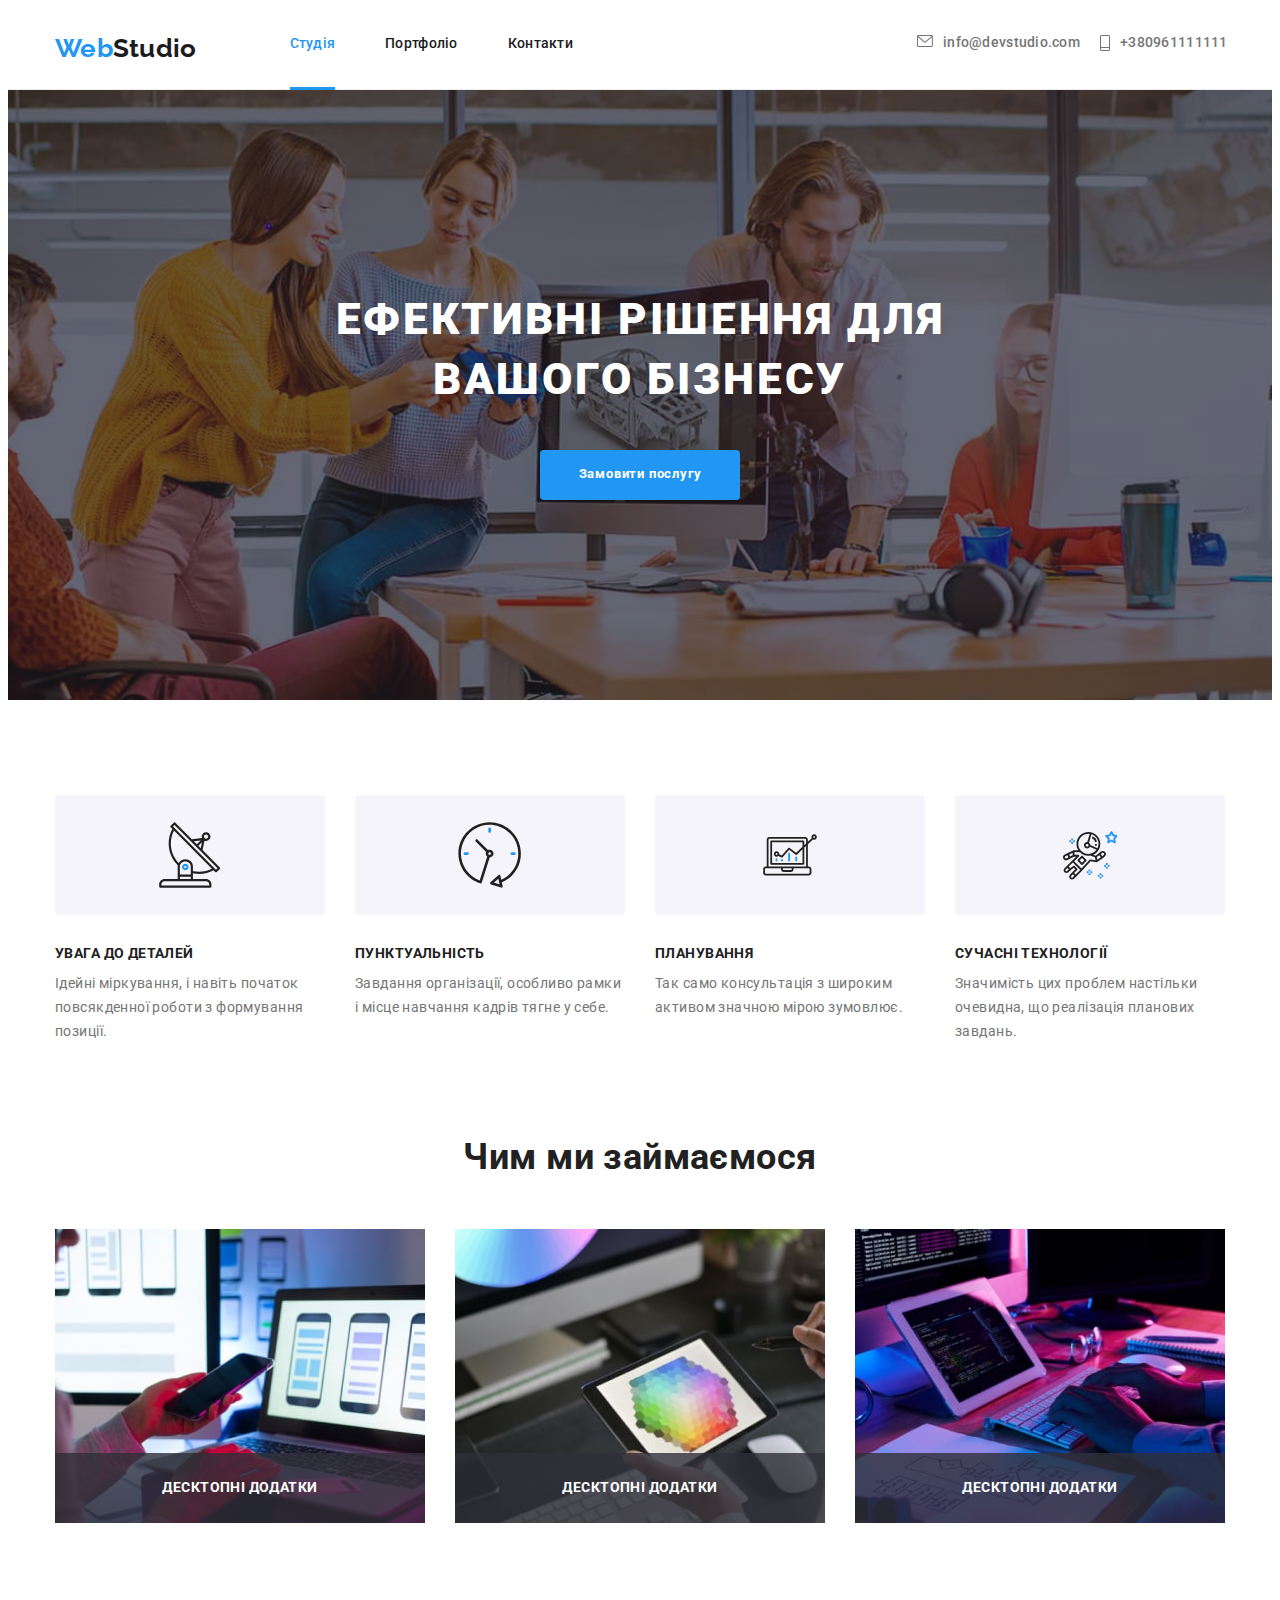
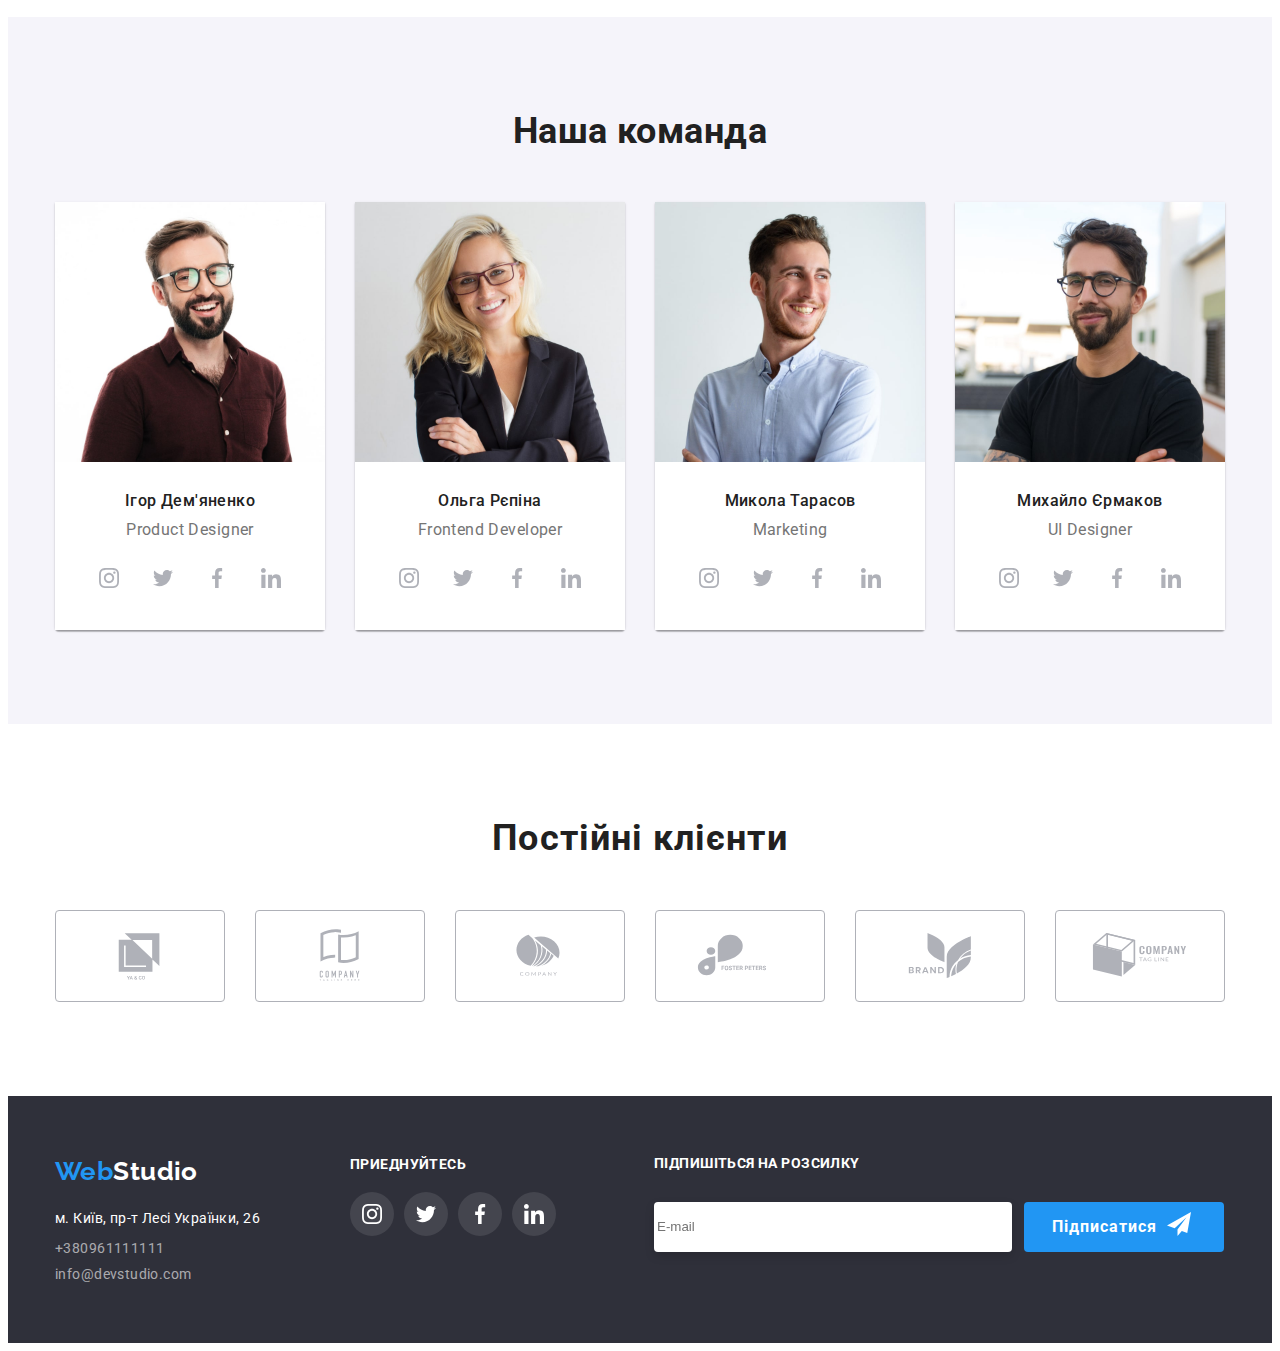
<file: index.html>
<!DOCTYPE html>
<html lang="uk">
<head>
<meta charset="UTF-8">
<meta http-equiv="X-UA-Compatible" content="IE=edge">
<meta name="viewport" content="width=device-width, initial-scale=1.0">
<title>WebStudio</title>
<link rel="preconnect" href="https://fonts.googleapis.com">
<link rel="preconnect" href="https://fonts.gstatic.com" crossorigin>
<link href="https://fonts.googleapis.com/css2?family=Raleway:wght@700&family=Roboto:wght@400;500;700;900&display=swap"
    rel="stylesheet">
    <link rel="stylesheet" href="https://cdnjs.cloudflare.com/ajax/libs/modern-normalize/1.1.0/modern-normalize.min.css"
        integrity="sha512-wpPYUAdjBVSE4KJnH1VR1HeZfpl1ub8YT/NKx4PuQ5NmX2tKuGu6U/JRp5y+Y8XG2tV+wKQpNHVUX03MfMFn9Q=="
        crossorigin="anonymous" referrerpolicy="no-referrer">
    <link rel="stylesheet" href="./css/style.css">
</head>
<body>
    <header class="header">
        <div class="container heder-container">
            <nav class="heder link">
                <a class="logo link " href=>Web<span class="accent">Studio</span></a>
                <ul class="heder aktiv link">
                    <li class="navigacia st"><a class=" accent link current" href="">Студія</a></li>
                    <li class="navigacia port "><a class="accent  link " href="./portfolio.html">Портфоліо</a></li>
                    <li class="navigacia  kont"><a class="accent link  " href="">Контакти</a></li>
                </ul>
                </nav>
                <ul class="heder aktiv link">
                <li class="navigacia meil"><a class="meil link" href="mainfo@devstudio.comilto:"><svg class="icon-meil" width="16" height="12">
                    <use class="imeges" href="./images/icons.svg#icon-envelope-hover-2-1"></use>
                </svg>info@devstudio.com</a></li>
                
                <li class="navigacia tel"><a class="tel link" href="tel:+380961111111">
                    <svg class="icon-tel" width="10" height="16">
                            <use class="imeges" href="./images/icons.svg#icon-Vector-5-1"></use>
                        </svg>+380961111111</a></li>
            </ul>
            </div>
            </header>
<main>
    <section class="section hero">
        <div class="container">
        <h1 class="hero-zag">Ефективні рішення для вашого бізнесу</h1>
        <button type="button"class="hero-but"data-modal-open >Замовити послугу</button>
    </section>
    </div>
    <section class="section-novpading">
        <h2 class="visually-hidden">-----наші переваги------</h2>
        <div class="container">
            <ul class="detel">
                <li class="detel-box">
                    <div class="blok">
                    <svg class="vektor-imeg" width="65.32" height="70">
                        <use class="" href="./images/icons.svg#icon-antenna-1-2-1"></use>
                    </svg></div>
                    <h3 class="section-detel">УВАГА ДО ДЕТАЛЕЙ</h3>
                    <p class="section-tekst">Ідейні міркування, і навіть початок повсякденної роботи з формування
                        позиції.
                    </p>
                </li> 
                <li class="detel-box">
                    <div class="blok">
                    <svg class="vektor-imeg" width="65.32" height="70">
                        <use class="" href="./images/icons.svg#icon-clock-1-3"></use>
                    </svg></div>
                    <h3 class="section-detel">ПУНКТУАЛЬНІСТЬ</h3>
                    <p class="section-tekst">Завдання організації, особливо рамки і місце навчання кадрів тягне у себе.

                    </p>
                </li> 
                 <li class="detel-box">
                    <div class="blok"><svg class="vektor-imeg" width="70" height="53.69">
                    <use class="" href="./images/icons.svg#icon-diagram-1-1-1"></use>
                </svg></div>
                    <h3 class="section-detel">ПЛАНУВАННЯ</h3>
                    <p class="section-tekst">Так само консультація з широким активом значною мірою зумовлює.</p>
                </li>
                <li class="detel-box">
                    <div class="blok">
                        <svg class="vektor-imeg" width="54.83" height="60.66">
                    <use class="" href="./images/icons.svg#icon-kosmonavt"></use>
                </svg></div>
                    <h3 class="section-detel">СУЧАСНІ ТЕХНОЛОГІЇ</h3>
                    <p class="section-tekst">Значимість цих проблем настільки очевидна, що реалізація планових завдань.
                    </p>
                </li>
            </ul>
        </div>
    </section>
    <section class="section">
        <div class="container diy-container">
            <h2 class="zag-diy">Чим ми займаємося</h2>
            <ul class="img-foto diy">
                <li>
                    <img class="section-img diy" src="./images/img(1)-min.jpg" alt="haircut" width="370" height="294">
                    <div class="overley-work">
                        <p class="overley-works">Десктопні додатки</p>
                    </div>
            
            
            
                </li>
                <li>
                    <img class="section-img diy" src="./images/img(2)-min.jpg" alt="haircut" width="370" height="294">
                    <div class="overley-work">
                        <p class="overley-works">Десктопні додатки</p>
                    </div>
            
                </li>
                <li>
                    <img class="section-img diy" src="./images/img(4)-min.jpg" alt="haircut" width="370" height="294">
                    <div class="overley-work">
                        <p class="overley-works">Десктопні додатки</p>
                    </div>
            
                </li>
            </ul>
        </div>
    </section>

    <section class="section com">
        <div class="container">
                <h2 class="zag-3">Наша команда</h2>
    <div class="section-comanda">
                <ul class="comanda box-com">
                    <li class="comanda">
                            <img class="img-comanda" src="./images/img(5)-min.jpg" alt="haircut" width="270"
                                height="260"><div class="komanda">
                            <h3 class="section-comandaimg">Ігор Дем'яненко</h3>
                                 <p class="section-comandaprof">Product Designer</p> 
                                 <ul class="imegest-comanda">
                                    <li class="kart-kom"><a class="aktiv-imegs" href=""><svg class="socset-com" width="20" height="20" ><use href="./images/icons.svg#icon-instagram"></use></svg>
                                    </svg></a></li>
                                    <li class="kart-kom" ><a class="aktiv-imegs" href=""><svg class="socset-com" width="20" height="20" ><use href="./images/icons.svg#icon-tviter"></use></svg>
                                    </svg></a></li>
                                    <li class="kart-kom" ><a class="aktiv-imegs" href=""><svg class="socset-com" width="20" height="20" ><use href="./images/icons.svg#icon-facebook-1-2"></use></svg>
                                    </svg></a></li>
                                    <li class="kart-kom"><a class="aktiv-imegs" href=""><svg class="socset-com" width="20" height="20" ><use href="./images/icons.svg#icon-linkedin"></use></svg>
                                    </svg></a></li>
                                </ul></div>

                </ul>
                <ul class="comanda box-com">
                    <li class="comanda">
                        <img class="img-comanda" src="./images/img(6)-min.jpg" alt="haircut"
                                width="270" height="260">
                                <div class="komanda">
                            <h3 class="section-comandaimg">Ольга Рєпіна</h3>
                            <p class="section-comandaprof">Frontend Developer</p> 
                            <ul class="imegest-comanda">
                                <li class="kart-kom"><a class="aktiv-imegs" href=""><svg class="socset-com" width="20" height="20" ><use href="./images/icons.svg#icon-instagram"></use></svg>
                                </svg></a></li>
                                <li class="kart-kom" ><a class="aktiv-imegs" href=""><svg class="socset-com" width="20" height="20" ><use href="./images/icons.svg#icon-tviter"></use></svg>
                                </svg></a></li>
                                <li class="kart-kom" ><a class="aktiv-imegs" href=""><svg class="socset-com" width="20" height="20" ><use href="./images/icons.svg#icon-facebook-1-2"></use></svg>
                                </svg></a></li>
                                <li class="kart-kom"><a class="aktiv-imegs" href=""><svg class="socset-com" width="20" height="20" ><use href="./images/icons.svg#icon-linkedin"></use></svg>
                                </svg></a></li>
                            </ul></div>
                </ul>
                <ul class="comanda box-com">
                    <li class="comanda">
                        <img class="img-comanda" src="./images/img(7)-min.jpg" alt="haircut"
                                width="270" height="260"><div class="komanda">
                            <h3 class="section-comandaimg">Микола Тарасов</h3>
                            <p class="section-comandaprof">Marketing</p>
                             <ul class="imegest-comanda">
                                <li class="kart-kom"><a class="aktiv-imegs" href=""><svg class="socset-com" width="20" height="20" ><use href="./images/icons.svg#icon-instagram"></use></svg>
                                </svg></a></li>
                                <li class="kart-kom" ><a class="aktiv-imegs" href=""><svg class="socset-com" width="20" height="20" ><use href="./images/icons.svg#icon-tviter"></use></svg>
                                </svg></a></li>
                                <li class="kart-kom" ><a class="aktiv-imegs" href=""><svg class="socset-com" width="20" height="20" ><use href="./images/icons.svg#icon-facebook-1-2"></use></svg>
                                </svg></a></li>
                                <li class="kart-kom"><a class="aktiv-imegs" href=""><svg class="socset-com" width="20" height="20" ><use href="./images/icons.svg#icon-linkedin"></use></svg>
                                </svg></a></li>
                            </ul></div>
                    </li>
                </ul>
                <ul class="comanda box-com">
                    <li class="comanda">
                            <img class="img-comanda" src="./images/img(8)-min.jpg" alt="haircut"
                                width="270" height="260"><div class="komanda">
                            <h3 class="section-comandaimg">Михайло Єрмаков</h3>
                            <p class="section-comandaprof">UI Designer</p>
                             <ul class="imegest-comanda">
                                <li class="kart-kom"><a class="aktiv-imegs" href=""><svg class="socset-com" width="20" height="20" ><use href="./images/icons.svg#icon-instagram"></use></svg>
                                </svg></a></li>
                                <li class="kart-kom" ><a class="aktiv-imegs" href=""><svg class="socset-com" width="20" height="20" ><use href="./images/icons.svg#icon-tviter"></use></svg>
                                </svg></a></li>
                                <li class="kart-kom" ><a class="aktiv-imegs" href=""><svg class="socset-com" width="20" height="20" ><use href="./images/icons.svg#icon-facebook-1-2"></use></svg>
                                </svg></a></li>
                                <li class="kart-kom"><a class="aktiv-imegs" href=""><svg class="socset-com" width="20" height="20" ><use href="./images/icons.svg#icon-linkedin"></use></svg>
                                </svg></a></li>
                            </ul></div>
                    </li>
                </ul>
            </div>
    </section>
<section class="section">
    <div class="conteiner">
        <div>
        <h2 class="post-klient">Постійні клієнти</h2></div>
        <ul class="klient-box">
            <li class="klient-imeg"><a class="klient-aktiv" href=""><svg class="" width="106" height="60">
                        <use href="./images/icons.svg#icon--1"></use>
                    </svg></a></li>
            <li class="klient-imeg"><a class="klient-aktiv" href=""><svg class="" width="106" height="60">
                        <use href="./images/icons.svg#icon--21"></use>

                    </svg></a></li>
            
            <li class="klient-imeg"><a class="klient-aktiv" href=""><svg class="" width="106" height="60">
                        <use href="./images/icons.svg#icon--3"></use>
        
                    </svg></a></li>
            
            <li class="klient-imeg"><a class="klient-aktiv" href=""><svg class="" width="106" height="60">
                        <use href="./images/icons.svg#icon--4"></use>
                    
                    </svg></a></li>
            
            <li class="klient-imeg"><a class="klient-aktiv" href=""><svg class="" width="106" height="60">
                        <use href="./images/icons.svg#icon--5"></use>
                
                    </svg></a></li>
            <li class="klient-imeg"><a class="klient-aktiv" href=""><svg class="" width="106" height="60">
                        <use href="./images/icons.svg#icon--6"></use>
            
                    </svg></a></li>
            </ul>
            </div>
            </section>       
</main>
<footer class="footer">
    <div class="container footer-cont"> 
<div>
        <a class="web link" href="">Web<span class="accent-footer">Studio</span></a>
        <address class="adress">
            <ul>
                <li class="mol"><a class="maps link"
                        href="https://www.google.com/maps/d/viewer?mid=10uSM3H-mIU3GznYo2szRIEphczw&hl=en_US&ll=50.42732700000001%2C30.538092&z=17">м.
                        Київ, пр-т Лесі Українки, 26</a></li>
                <li class="mol"><a class="tol link" href="tel:+380961111111">+380961111111</a></li>
                <li class="mol"><a class="mal link" href="mainfo@devstudio.comilto:">info@devstudio.com</a></li>
                </ul></div>
                <div class="come">
                    <p class="zag-soc">ПРИЕДНУЙТЕСЬ</p>
                    <ul class="cons">
                    <li class="kart">
                        <a class="footer-links" href="">
                                <svg class="socset icons" with="20" height="20">
                                    <use href="./images/icons.svg#icon-instagram"></use>
                                </svg></a>
                        </li>
                    <li class="kart">
                        <a class="footer-links" href="">
                            <svg class="socset icons " with="20" height="20">
                                <use href="./images/icons.svg#icon-tviter"></use>
                            </svg></a></li>
                    <li class="kart"><a class="footer-links" href="">
                            <svg class="socset icons " with="20" height="20">
                                <use href="./images/icons.svg#icon-facebook-1-2"></use>
                            </svg></a></li>
                    <li class="kart">
                        <a class="footer-links" href="">
                            <svg class="socset icons " with="20" height="20">
                                <use href="./images/icons.svg#icon-linkedin"></use>
                            </svg></a></li>
                </ul></div>
                
                <form class="form-footer" action="">
                <p class="rozsuska">Підпишіться на розсилкy</p>
                <div class="form-aktiv-email">
                <input class="form-aktiv" type="email" id="form-aktiv" name="email"placeholder="E-mail"/>
                <button class="hero-but mini" type="button">Підписатися<a href="#"><svg class="tviter" with="24" height="24"><use href="./images/icons.svg#icon-icon-send-1"></use>
                </svg></a></button></div></form>
            
                </address>
                </div>
                    </footer>

                    <div class="backdrop is-hidden" data-modal>
                        <div class="modal">
                            <div class="modal-container">
                            <button type="button" class="close" data-modal-close><svg class="mod-img" with="11" height="11"><use href="./images/icons.svg#icon-Vector-6-1"></use></svg></button>
                            <h2 class="form-text">Залиште свої дані, ми вам передзвонимо
                            </h2>
                            <form name="contakt-form" autocomplete="on" novalidate>
                                <label class="form-nem-label" for="user-name">Імя</label>
                                <div class="form-nem">
                                    <input class="form-nem-input" id="user-name" type="text" name="user-neme" />
                                    <svg class="form-nem-cart" with="12" height="12">
                                        <use href="./images/icons.svg#icon-Vector-7"></use>
                                    </svg>
                                </div>
                            
                            
                            
                                <label class="form-nem-label" for="use-tel">Телефон</label>
                                <div class="form-nem">
                                    <input class="form-nem-input" id="use-tel" type="tel" name="use-tel" />
                                    <svg class="form-nem-cart" with="12" height="12">
                                        <use href="./images/icons.svg#icon-Vector-8-1"></use>
                                    </svg>
                                </div>
                            
                                <label class="form-nem-label" for="user-email">Пошта</label>
                                <div class="form-nem">
                                    <input class="form-nem-input" id="user-email" type="email" name="user-email" />
                                    <svg class="form-nem-cart" with="12" height="12">
                                        <use href="./images/icons.svg#icon-Vector-9-1"></use>
                                    </svg>
                                </div>
                                <label class="form-nem-label" for="user-coment">Коментар</label>
                                <textarea class="form-nem-textarea" name="user-coment" id="user-coment" placeholder="Введіть текст"></textarea>
                                
                                <input class="form-terms-checkbox" type="checkbox" name="terms-checkbox" id="terms-checkbox" />
                                <label for="terms-checkbox">Погоджуюся з розсилкою та приймаю <a href="#">Умови договору</a></label>
                                <button class="hero-but" type="submit">Відправити</button>
                                
                                </form>
                                </div>
                                </div>
                            </div>
                            <script src="./js/modal.js"></script>
                            </body>
                            
                            </html>
</file>
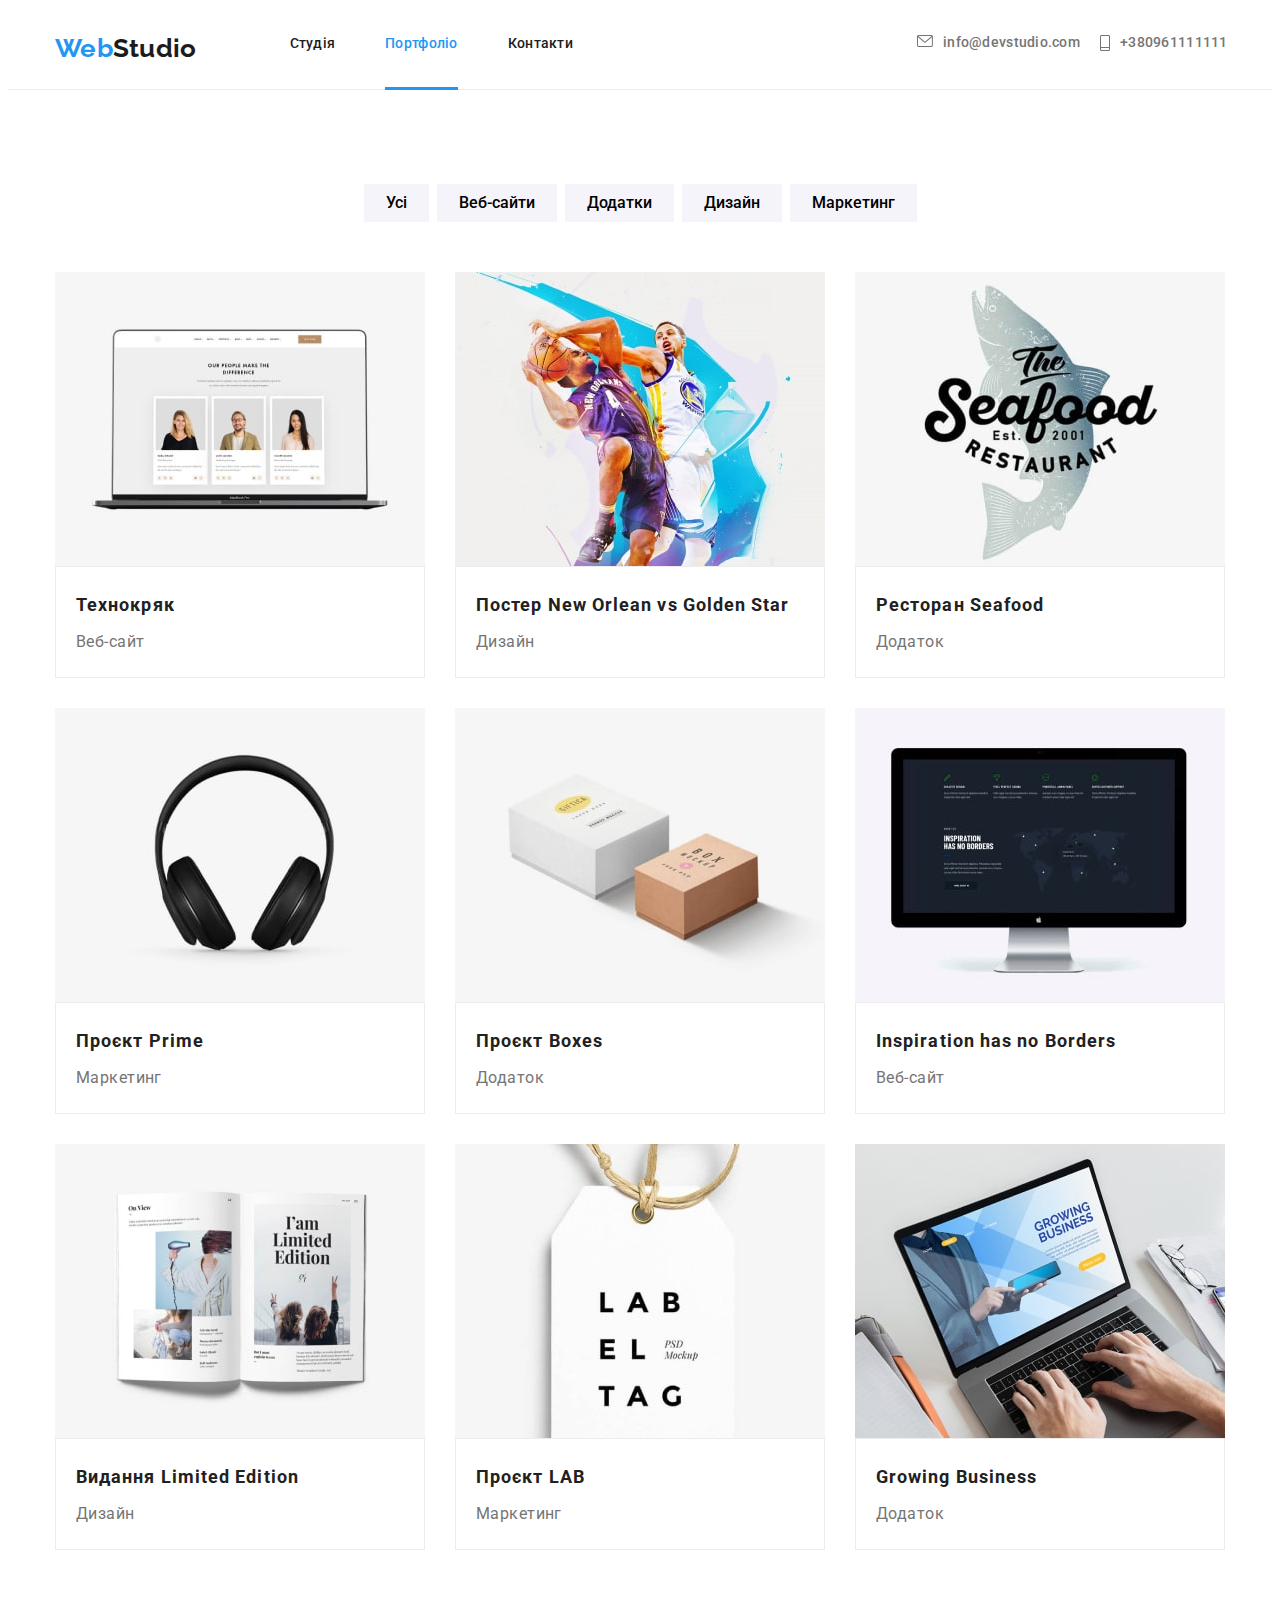
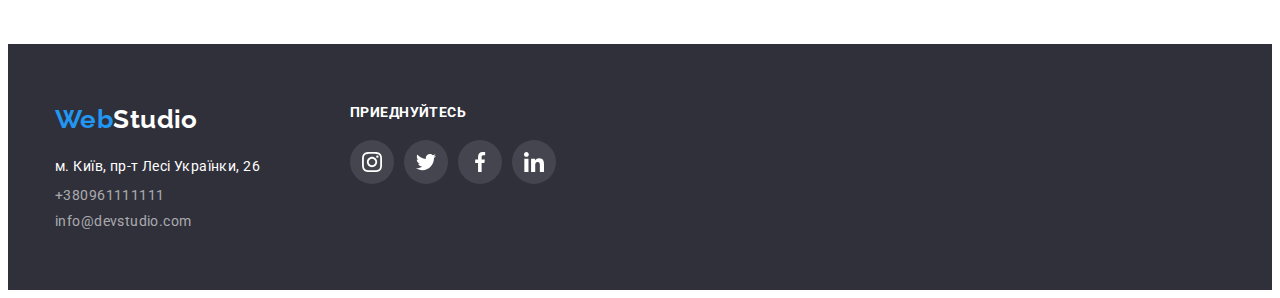
<file: portfolio.html>
<!DOCTYPE html>
<html lang="uk">

<head>
    <meta charset="UTF-8">
    <meta http-equiv="X-UA-Compatible" content="IE=edge">
    <meta name="viewport" content="width=device-width, initial-scale=1.0">
    <title>WebStudio</title>
    <link rel="preconnect" href="https://fonts.googleapis.com">
    <link rel="preconnect" href="https://fonts.gstatic.com" crossorigin>
    <link
        href="https://fonts.googleapis.com/css2?family=Raleway:wght@700&family=Roboto:wght@400;500;700;900&display=swap"
        rel="stylesheet">
    <link rel="stylesheet" href="https://cdnjs.cloudflare.com/ajax/libs/modern-normalize/1.1.0/modern-normalize.min.css"
        integrity="sha512-wpPYUAdjBVSE4KJnH1VR1HeZfpl1ub8YT/NKx4PuQ5NmX2tKuGu6U/JRp5y+Y8XG2tV+wKQpNHVUX03MfMFn9Q=="
        crossorigin="anonymous" referrerpolicy="no-referrer">
    <link rel="stylesheet" href="css/style.css">
</head>

<body><header class="header">
    <div class="container heder-container">
        <nav class="heder link">
            <a class="logo link " href=>Web<span class="accent">Studio</span></a>
            <ul class="heder aktiv link">
                <li class="navigacia st"><a class="accent link " href="./index.html">Студія</a></li>
                <li class="navigacia port "><a class="accent link current" href="">Портфоліо</a></li>
                <li class="navigacia  kont"><a class="accent link " href="">Контакти</a></li>
            </ul>
            </nav>
            <ul class="heder aktiv link">
            <li class="navigacia meil"><a class=" meil link" href="mainfo@devstudio.comilto:"><svg class="icon-meil" width="16" height="12">
                <use class="imeges" href="./images/icons.svg#icon-envelope-hover-2-1"></use>
            </svg>info@devstudio.com</a></li>
            
            <li class="navigacia tel"><a class=" tel link" href="tel:+380961111111">
                <svg class="icon-tel" width="10" height="16">
                        <use class="imeges" href="./images/icons.svg#icon-Vector-5-1"></use>
                    </svg>+380961111111</a></li>
        </ul>
        </div>
    </header>
    <main>
        <section class="section">
            <div class="container robotu">
                <h1 class="visually-hidden">!---------наші роботи ------!</h1>
                <ul class="link button">
                    <li class="aktiv-button"><button class="button-link" type="button">Усі</button> </li>
                    <li><button class="button-link" type="button">Веб-сайти </button></li>
                    <li><button class="button-link" type="button">Додатки </button></li>
                    <li><button class="button-link" type="button">Дизайн</button></li>
                    <li><button class="button-link" type="button">Маркетинг</button></li>
                </ul>
                <ul class="robotu-link">
                    <li class="item">
                        <article class="artik">
                        <a  href="#"class="img link">
                        <div class="cart-tumb">
                            <img class="" src="./images/img(9)-min.jpg" alt="haircut" width="370px;" height="294px;">
                            <p class="fiche-cart">Ресурс пропонує комплексні пропозиції з різним рівнем функціоналу та сервісів. Все це
                                дозволить відвідувачу отримати вичерпні відомості про компанію чи приватну особу</p>
                        </div>
                        <div class="element-robotu">
                            <h2 class="robotu-neim ">Технокряк</h2>
                            <p class="robotu-proekt ">Веб-сайт</p>
                        
                        </div></a></article>
                    </li>
                    <li class="item">
                        <article class="artik">
                            <div class="cart-tumb">
                                <a class="img link" href="">
                                    <img src="./images/img(10)-min.jpg" alt="haircut" width="370px;" height="294px;">
                            </div>
                            <div class="element-robotu">
                                <h2 class="robotu-neim">Постер New Orlean vs Golden Star</h2>
                                <p class="robotu-proekt">Дизайн</p>
                                </a>
                            </div>
                        </article>
                    </li>
                    <li class="item">
                        <article class="artik">
                            <div class="cart-tumb"><a class="img link" href=""><img src="./images/img(11)-min.jpg"
                                        alt="haircut" width="370px;" height="294px;"></div>
                            <div class="element-robotu">
                                <h2 class="robotu-neim">Ресторан Seafood</h2>
                                <p class="robotu-proekt">Додаток</p>
                                </a>
                            </div>
                        </article>
                    </li>
                    <li class="item">
                        <article class="artik">
                            <div class="cart-tumb">
                                <a class="img link" href=""><img src="./images/img(12)-min.jpg" alt="haircut"
                                        width="370px;" height="294px;">
                            </div>
                            <div class="element-robotu">
                                <h2 class="robotu-neim ">Проєкт Prime</h2>
                                <p class="robotu-proekt ">Маркетинг</p></a>
                            </div>
                        </article>
                    </li>
                    <li class="item">
                        <article class="artik">
                            <div class="cart-tumb"><a class="img link" href=""><img src="./images/img(13)-min.jpg"
                                        alt="haircut" width="370px;" height="294px;"></div>
                            <div class="element-robotu">
                                <h2 class="robotu-neim">Проєкт Boxes</h2>
                                <p class="robotu-proekt">Додаток</p></a>
                            </div>
                        </article>
                    </li>
                    <li class="item">
                        <article class="artik">
                            <div class="cart-tumb"><a class="img link" href=""><img src="./images/img(14)-min.jpg"
                                        alt="haircut" width="370px;" height="294px;">
                            </div>
                            <div class="element-robotu">
                                <h2 class="robotu-neim">Inspiration has no Borders</h2>
                                <p class="robotu-proekt">Веб-сайт</p>
                                </a>
                            </div>
                        </article>
                    </li>
                    <li class="item">
                        <article class="artik">
                            <div class="cart-tumb"><a class="img link" href=""><img src="./images/img(15)-min.jpg"
                                        alt="haircut" width="370px;" height="294px;"></div>
                            <div class="element-robotu">
                                <h2 class="robotu-neim">Видання Limited Edition</h2>
                                <p class="robotu-proekt">Дизайн</p>
                                </a>
                            </div>
                        </article>
                    </li>
                    <li class="item">
                        <article class="artik">
                            <div class="cart-tumb"><a class="img link" href=""><img src="./images/img(16)-min.jpg"
                                        alt="haircut" width="370px;" height="294px;"></div>
                            <div class="element-robotu">
                                <h2 class="robotu-neim ">Проєкт LAB</h2>
                                <p class="robotu-proekt">Маркетинг</p>
                                </a>
                            </div>
                        </article>
                    </li>
                    <li class="item">
                        <article class="artik">
                            <div class="cart-tumb"><a class="img link" href=""><img src="./images/img(17)-min.jpg"
                                        alt="haircut" width="370px;" height="294px;"></div>
                            <div class="element-robotu">
                                <h2 class="robotu-neim ">Growing Business</h2>
                                <p class="robotu-proekt">Додаток</p>
                                </a>
                            </div>
                        </article>
                    </li>
                </ul>
            </div>
        </section>
    </main>
    <footer class="footer">
        <div class="container footer-cont">
            <div>
                <a class="web link" href="">Web<span class="accent-footer">Studio</span></a>
                <address class="adress">
                    <ul>
                        <li class="mol"><a class="maps link"
                                href="https://www.google.com/maps/d/viewer?mid=10uSM3H-mIU3GznYo2szRIEphczw&hl=en_US&ll=50.42732700000001%2C30.538092&z=17">м.
                                Київ, пр-т Лесі Українки, 26</a></li>
                        <li class="mol"><a class="tol link" href="tel:+380961111111">+380961111111</a></li>
                        <li class="mol"><a class="mal link" href="mainfo@devstudio.comilto:">info@devstudio.com</a></li>
                    </ul>
            </div>
            <div class="come">
                <p class="zag-soc">ПРИЕДНУЙТЕСЬ</p>
                <ul class="cons">
                    <li class="kart">
                        <a class="footer-links" href="">
                            <svg class="socset icons" with="20" height="20">
                                <use href="./images/icons.svg#icon-instagram"></use>
                            </svg></a>
                    </li>
                    <li class="kart">
                        <a class="footer-links" href="">
                            <svg class="socset icons " with="20" height="20">
                                <use href="./images/icons.svg#icon-tviter"></use>
                            </svg></a>
                    </li>
                    <li class="kart"><a class="footer-links" href="">
                            <svg class="socset icons " with="20" height="20">
                                <use href="./images/icons.svg#icon-facebook-1-2"></use>
                            </svg></a></li>
                    <li class="kart">
                        <a class="footer-links" href="">
                            <svg class="socset icons " with="20" height="20">
                                <use href="./images/icons.svg#icon-linkedin"></use>
                            </svg></a>
                    </li>
                </ul>
            </div>
            </address>
        </div>
    </footer>
</body>

</html>
</file>
<file: css/style.css>
:root {
    --meil-color:rgba(33, 33, 33, 1);
    --mail-color:#FFFFFF;
    --mel-color:rgba(117, 117, 117, 1);
    --mol-color: #2196F3;
    --accent-color:#1b1c1e;
    --zag-color:rgba(255, 255, 255, 1);
    --footer-color:rgba(255, 255, 255, 0.6);
    --focus-color:rgba(33, 150, 243, 1);
    --becgraud-color:rgba(47, 48, 58, 1);
    --tel-colr: #757575;
    --heder-ikon: rgba(117, 117, 117, 1);
    --border-color:rgba(236, 236, 236, 1);
    --socset-color:rgba(175, 177, 184, 1);
    --perebagu :rgba(245, 244, 250, 1);
    }
p,
ul,
h1,
h2,
h3,
h4,
h5,
h6 {
    margin: 0;
}
body {
    font-family: Roboto ,Raleway, sans-serif;
    color:var(--meil-color);
    background-color:var(--mail-color);
    font-size: 14px;
    letter-spacing: 0.03em;
}

html{
    box-sizing: border-box;
}

* {  
     list-style:none;
     box-sizing: border-box;
}
ul {padding: 0;
    list-style: none;
}

.link {
    text-decoration: none;
}

img {
    display: block;
    max-width: 100%;
    height: auto;

}
.adress {
    font-style: normal;
}

.container {
    width: 1200px;
    margin: 0 auto;
    padding-left: 15px;
    padding-right: 15px;
}
.section {
    padding-top: 94px;
    padding-bottom: 94px;
}
/*-----HEADER-----*/





.header {position: relative;
    padding-top: 25px;
    padding-bottom: 25px;
}

.heder-container {
    display: flex;
    align-items: center;
    margin: auto;

}

.logo {
    font-family: Raleway;
    font-weight: 700;
    font-size: 26px;
    line-height: 1.19;
    display: flex;
    color: var(--mol-color);

}

.accent {
    color:var(--accent-color);
    transition: opaciti 250ms cubic-bezier(0.4, 0, 0.2, 1);
    
}


.heder.link.current {
    color: var(--mol-color);
}

.accent.current {
    color: var(--mol-color);
}

.heder {
    position: relative;
    display: flex;
    font-weight: 500;
    line-height: 16px;
    letter-spacing: 0.02em;
    align-items: center;
}

.accent.current::after {
    width: 100%;
    height: 3px;
    background-color: var(--focus-color);
    display: block;
    position: absolute;
    bottom: -29px;
    left: 0;
    content: "";
}

.navigacia {
    position: relative;
    padding-bottom: 10px;
    
}

.stadi{
    color: var(--meil-color);
    cursor: pointer;
    transition: opaciti 250ms cubic-bezier(0.4, 0, 0.2, 1);
    
    
}

.stadi:hover,
.stadi:focus {
    color: var(--focus-color);
}
.stadi:current
.portfolio :current

.navigacia .link {
    display: flex;
    font-weight: 500;
    line-height: 1.14;
    letter-spacing: 0.02em;
    color: var(--meil-color);
}
.link:hover,
.link:focus{color:var(--mol-color);}




.kont{margin-right: 344px;
    
}


.st{margin-right:50px;
    margin-left: 93px;
 }
.port{margin-right: 50px;}

.icon-meil {
    width: 16px; ;
    height: 12px;
    color: currentColor;
    margin-right: 10px;
}

.icon-tel {width: 10px;
    height: 16px;
    color: currentColor;
    margin-right: 10px;
    
}
.tel {display: flex;
    font-weight: 500;
    line-height: 1.14;
    letter-spacing: 0.02em;
    color:var(--mel-color);
    fill:var(--mel-color);
    transition: 250ms cubic-bezier(0.4, 0, 0.2, 1);
    margin-right: 10px;
}
.meil:hover,
.meil:focus{fill: var(--focus-color);}
.tel:hover,
.tel:focus{fill: var(--focus-color);}


.navigacia.tel{margin-left: 20px;}
.meil {display: flex;
    font-weight: 500;
    line-height: 1.14;
    letter-spacing: 0.02em;
    fill: var(--mel-color);
    color: var(--mel-color);
    transition: 250ms cubic-bezier(0.4, 0, 0.2, 1);
}



    /*-----hero sektion1----*/

.hero {
    background-color: var(--becgraud-color);
        background-image:
            linear-gradient(rgba(47, 48, 58, 0.4), rgba(47, 48, 58, 0.4)),
    
    
            url(../images/Img\(18\).jpg);
        background-repeat: no-repeat;
        background-position: center;
        background-size: cover;
        padding-top: 200px;
        padding-bottom: 200px;
    }
    
    .hero-zag {
        font-weight: 900;
    font-size: 44px;
    line-height: 1.36;
    text-align: center;
    letter-spacing: 0.06em;
    text-transform: uppercase;
    color:var(--zag-color);
    max-width: 696px;
    height: 120px;
    display: block;
    margin: 0 auto;
}

.hero-but {
    font-family: Roboto;
    font-weight: 700;
    line-height: 1.87;
    letter-spacing: 0.06em;
    width: 200px;
    height: 50px;
    color:var(--mail-color);
    cursor:pointer;
    display:block;
    margin: 0 auto;
    text-align: center;
    margin-top: 40px;
    border:0;
    background-color: var(--mol-color);
    transition: 250ms cubic-bezier(0.4, 0, 0.2, 1);
    border-radius: 4px;
}
.hero-but:hover,
.hero-but:focus
{
    background: #2196F3;
    box-shadow: 0px 4px 4px rgba(0, 0, 0, 0.15);
    border-radius: 4px;
}

/*--------section detel2--------*/

.section-novpading{ padding-top: 95px;}

.detel {
    display: flex;
    align-items: center;
    gap: 30px;
    padding-bottom: 0;
}

.section-detel {
    font-size: 14px;
    font-weight: 700;
    line-height: 16px;
    color: var(--meil-color);
    margin-bottom: 10px;
    
}
.section-tekst{
    font-size: 14px;
    line-height: 24px;
    color:var(--mel-color);
    max-width: 270px;
    height: 72px;

}

.vector {
    display: flex;
    gap: 30px;
}

.detel-box{width: 270px;}

.blok {
    display: flex;
    width: 270px;
    height: 120px;
    background-color: var(--perebagu);
    border-radius: 4px;
    justify-content: center;
    align-items: center;
    margin-bottom: 30px;
}






/*----Sektion diy3----*/
.section nov{ padding-bottom: 0;}

.diy{display: flex;
    margin: auto;
    text-align: center;
    position: relative;
    
}

.zag-diy{
    font-weight: 700;
    font-size: 36px;
    line-height: 1.16;
    margin: auto;
    text-align: center;
    margin-bottom: 50px;
    color: var(--meil-color);
}

.img-foto {
    display: flex;
    gap: 30px;
    margin: auto;
}
.section-img{position: relative;
    width: 370px;
    height: 294px;
    overflow: hidden;
}

.overley-work{display: flex;
align-items: center;
justify-content: center;
position: absolute;
width: 370px;;
height: 70px;
bottom: 0;
background-color: rgba(47,48, 58, 0.8);

}
.overley-works{
    font-weight: 700;
    line-height: 1.14;
    text-align: center;
    text-transform: uppercase;
    color: var(--mail-color);

}


/*-----sec0tion comanda4-----*/


.com{
    background-color: #F5F4FA;;}

.zag-3{
    font-weight: 700;
    font-size: 36px;
    line-height: 1.16;
    color:var(--meil-color);
    display: flex;
    justify-content: center;
    margin-bottom: 50px;

}

.box-com {
    background:
    rgba(255, 255, 255, 1);
    box-shadow: 0px 1px 3px rgba(0, 0, 0, 0.12), 0px 1px 1px rgba(0, 0, 0, 0.14), 0px 2px 1px rgba(0, 0, 0, 0.2);
    border-radius: 0px 0px 4px 4px;
}


.section-comanda {
    display: flex;
    margin: 0 auto;
    align-items: center;
    gap: 30px;}

.img-comanda{
    display: flex;
    width: 270px;
    height: 260px;
    gap: 30px;
    flex-basis: calc(100%/4-30px);
}

.section-comandaimg {
    display: flex;
    margin-bottom: 10px;
    justify-content: center;
    font-weight: 500;
    line-height: 1.18;
    font-size: 16px;
    color: var(--meil-color);
}

.section-comandaprof {display: flex;
    justify-content: center;
    align-items: center;
    font-size: 16px;
    line-height:1.18;
    color:var(--mel-color);
    margin-bottom: 16px;

}
.komanda {
    background-color: var(--mail-color);
    padding-top: 30px;
    padding-bottom: 30px;
}
.imegest-comanda {
    display: flex;
    align-items: center;
    justify-content: center;
    gap: 10px;
}

.kart-kom { 
    width: 44px;
    height: 44px;
    
}


.aktiv-imegs {
    display: flex;
    align-items: center;
    justify-content: center;
    width: 100%;
    height: 100%;
    border-radius: 50%;
    background: rgba(255, 255, 255, 1);
    color: var(--socset-color);
    transition: 250ms cubic-bezier(0.4, 0, 0.2, 1);

}

.socset-com {
    width: 20px;
    height: 20px;
    fill: currentColor;
}

.aktiv-imegs:hover,
.aktiv-imegs:hover {
    background-color: var(--focus-color);
    color: var(--mail-color)
}

.aktiv-imegs:focus,
.aktiv-imegs:focus {
    background-color: var(--focus-color);
    color: var(--mail-color);
}

/*--------section5----*/

.klient-box {
    display: flex;
    margin: 0 auto;
    gap: 30px;
    align-items: center;
    justify-content: center;
    fill: var(--socset-color);
}

.post-klient {
    display: flex;
    justify-content: center;
    margin-bottom: 50px;
    font-style: normal;
    font-weight: 700;
    font-size: 36px;
    line-height: 1.16;
    text-align: center;
    letter-spacing: 0.03em;

}

.klient-aktiv {
    display: flex;
    justify-content: center;
    align-items: center;
    width: 170px;
    height: 92px;
    border: 1px solid var(--socset-color);
    flex-basis: calc((100%-5*30px)6);
    fill:var(--socset-color) ;
    border-radius: 4px;
    transition: 250ms cubic-bezier(0.4, 0, 0.2, 1);
}

.klient-aktiv:hover,
.klient-aktiv:focus{fill: var(--focus-color);
    border: 1px solid var(--focus-color);
}

/*-------portfolio----*/

.header {
    border-bottom: 1px solid var(--border-color);
}

.artik {
    transition: 250ms cubic-bezier(0.4, 0, 0.2, 1);
}

.artik:hover {
    box-shadow: 0px 1px 1px rgba(0, 0, 0, 0.12), 0px 4px 4px rgba(0, 0, 0, 0.06), 1px 4px 6px rgba(0, 0, 0, 0.16);
}
.visually-hidden
{   position: absolute;
    white-space: nowrap;
    width: 1px;
    height: 1px;
    overflow: hidden;
    border: 0;
    padding: 0;
    clip: rect(0 0 0 0);
    clip-path: inset(50%);
    margin: -1px;

}

.button {
    display: flex;
    justify-content: center;
    margin-bottom: 50px; 
    gap: 8px;
    border: 4px;


}



.button-link:hover,
.button-link:focus {
    color: var(--mail-color);
    background-color: var(--focus-color);
    border-color: #2196F3;
    box-shadow: 0px 3px 1px rgba(0, 0, 0, 0.1), 0px 1px 2px rgba(0, 0, 0, 0.08), 0px 2px 2px rgba(0, 0, 0, 0.12);
    border-radius: 4px;

}
.button-link {
    display: block;
    font-family: 'Roboto';
    font-weight: 500;
    font-size: 16px;
    line-height: 1.62;
    padding-top: 6px;
    padding-bottom: 6px;
    padding-left: 22px;
    padding-right: 22px;
    align-items: center;
    cursor: pointer;
    background: #F5F4FA;
    border-radius: 4px solid var(--focus-color);
    border: 0;
    transition: 250ms cubic-bezier(0.4, 0, 0.2, 1);


}




.robotu-link{
    padding: 0;
    margin: 0;
    display: flex;
    flex-wrap: wrap;
    margin-left: -30px;
    margin-top: -30px;

}
.robotu-link >.item{
    flex-basis: calc(100%/3-30px);
    margin-left: 30px;
    margin-top: 30px;
}

.img link{
    padding:215px;
    top: 262px;}

.element-robotu {
    padding: 20px;
    border: 1px solid var(--border-color);
}


.robotu-neim {
    font-weight: 700;
    font-size: 18px;
    line-height: 2;
    letter-spacing: 0.06em;
    color:var(--meil-color);
}
.robotu-proekt {
    font-size: 16px;
    line-height: 1.87;
    color: var(--mel-color);
    margin-top: 4px;
}

.cart-tumb{
    position: relative;
    overflow: hidden;
}
.img.link {
    display: block;
}

.img.link :hover .fiche-cart,
.img.link :hover .fiche-cart {
    transform: translateY(0);
    opacity: 1;

}


.fiche-cart {
    position: absolute;
    top: 0;
    left: 0;
    width: 100%;
    height: 100%;
    transform: translateY(100%);
    background-color: var(--mol-color);
    color: var(--mail-color);
    font-size: 18px;
    line-height: 1.55;
    padding-top: 63px;
    padding-left: 24px;
    transition: 250ms cubic-bezier(0.4, 0, 0.2, 1);
}


/*------footer----*/

.footer {
    padding-bottom: 60px;
    padding-top: 60px;
}
.footer {
    color: var(--footer-color);
    background-color: var(--becgraud-color);}




.accent-footer {
    color: var(--mail-color);
    }

.footer .link {
    cursor: auto;
}

.web {display: block;
    font-family: Raleway;
    font-weight: 700;
    font-size: 26px;
    line-height: 1.19;
    color: var(--mol-color);
    margin-bottom: 20px;
    }
.maps {
    line-height: 1.71;
    color: var(--mail-color);
}
.tol {
    line-height:1.14;
    color:var(--footer-color);
}
.mal{line-height: 1.14;
    color:var(--footer-color);}

.mol:nth-child(2){margin-bottom: 9px;}
.mol:first-child{margin-bottom: 9px;}





.come {
    margin-left: 90px;
}


.footer-cont {
    display: flex;
    margin: o auto;
}

.footer-links {
    display: flex;
    justify-content: center;
    align-items: center;
    width: 100%;
    height: 100%;
    transition: 250ms cubic-bezier(0.4, 0, 0.2, 1);



}


.cons {
    display: flex;
    gap: 10px;
    align-items: center;
}

.kart {
    display: flex;
    width: 44px;
    height: 44px;
    border-radius: 50%;
    background: rgba(255, 255, 255, 0.1);
    gap: 10px;
}

.socset {
    width: 20px;
    height: 20px;
    fill: var(--mail-color);
}

.kart:hover,
.kart:focus {
    background-color: var(--focus-color);
}

.footer-links:hover,
.footer-links:focus {
    background-color: var(--focus-color);
    color: var(--mail-color);
    border-radius: 50%;
}

.zag-soc {
    display: flex;
    font-weight: 700;
    font-size: 14px;
    letter-spacing: 0.03em;
    color: var(--mail-color);
    margin-bottom: 20px;
}

.rozsuska{display: flex;
    font-weight: 700;
    font-size: 14px;
    line-height: 1.14;
    letter-spacing: 0.03em;
    text-transform: uppercase;
    color: var(--mail-color);
    }

.form-footer{margin-left: 98px;}
/*----modal----*/



.backdrop{
    background-color: rgba(0, 0, 0, 2, );
    position: fixed;
    top: 0;
    left: 0;
    width: 100%;
    height: 100%;

}
.modal {display: flex;
    align-items: center;
    justify-content: center;
    padding: 40px;
    height: 100%;
    
        
}
.modal-container{position: relative;
    width:100%;
    max-width:528px;;
    height:100%;
    max-height: 568px;
    background:var(--mail-color);
    box-shadow: 0px 1px 3px rgba(0, 0, 0, 0.12), 0px 1px 1px rgba(0, 0, 0, 0.14), 0px 2px 1px rgba(0, 0, 0, 0.2);
    border-radius: 4px;
    padding: 40px;
    overflow-y: auto;
    }
.is-hidden {
    opacity: 0;
    visibility: hidden;
    pointer-events: none;

}

.close {
    position: absolute;
    left: 94%;
    top: 0;
    width: 30px;
    height: 30px;
    background: #FFFFFF;
    border: 1px solid rgba(0, 0, 0, 0.1);
    border-radius: 50%;
}

.mod-img {
    width: 10px;
    height: 10px;
    align-items: center;
    justify-content: center;
}

.mod-img:hover,
.mod-img:focus {
    fill: var(--focus-color);
}

.form-text {
    font-weight: 700;
    font-size: 20px;
    line-height: 1.15;
    text-align: center;
    letter-spacing: 0.03em;
    margin-bottom: 10px;
}

/*-----form----*/


.form-nem-label {
    color: var(--mel-color);
}

.form-nem-input {position: relative;
    border: 1px solid rgba(33, 33, 33, 0.2);
    border-radius: 4px;
    width: 100%;
    height: 40px;
    padding-left:40px;
    padding-right: 15px;
    outline: none;
}
.form-nem {
    position: relative;
    margin-bottom: 10px;

}
.form-nem-cart{
position: absolute;
left:5%;
top:40%;
transform: translate(-40%,-5%);
width: 12px;
height: 12px;

    
}

.form-nem-input:focus{
    border-color: var(--focus-color);
}
.form-nem-input:focus +.form-nem-img{
    fill:var(--focus-color);
}

.form-nem-textarea {
    resize: none;
    width: 100%;
    height: 120px;
    border: 1px solid rgba(33, 33, 33, 0.2);
    border-radius: 4px;
    padding: 8px 12px;
}
.form-nem-textarea:focus{border-color: var(--focus-color);}

.form-nem-textarea::placeholder{
    font-size: 12px;
    line-height: 1.16;
    }
    .form-terms-chekbox{
        width: 10px;
        height: 12px;
    }
.form-aktiv-email{display: flex;
}
.form-aktiv{
 position: relative;
display: flex;
width: 358px;
height: 50px;
border: 1px solid rgba(255, 255, 255, 0.3);
filter: drop-shadow(0px 4px 4px rgba(0, 0, 0, 0.15));
border-radius: 4px;
margin-top: 30px;
outline: none;

}
.form-aktiv:hover,
.form-aktiv:hover
{border: 4px solid var(--focus-color);
    border-radius: 4px;}
.mini{display: flex;
    font-weight: 700;
    font-size: 16px;
    line-height:1.87;
    letter-spacing: 0.06em;
    padding-left: 28px;
    padding-top: 10px;
    text-align: center;
    margin-left: 12px;
    margin-top: auto;
}
.tviter{position: absolute;
    width: 24px;
    height: 24px;
 fill: var(--mail-color);
 margin-left: 10px;
}
</file>
